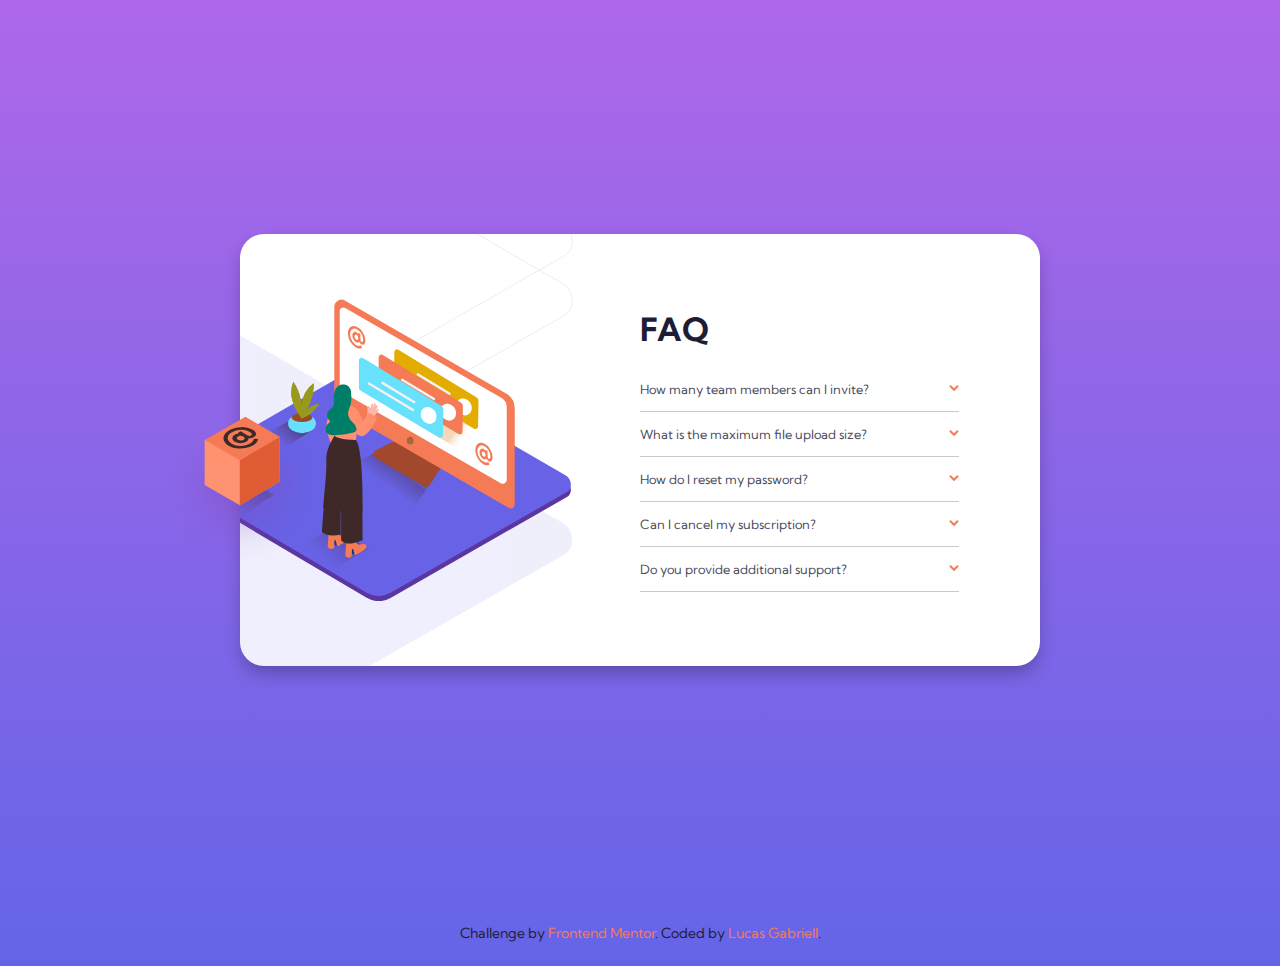
<file: faq-accordion-card/index.html>
<!DOCTYPE html>
<html lang="en">
<head>
  <meta charset="UTF-8">
  <meta name="viewport" content="width=device-width, initial-scale=1.0"> <!-- displays site properly based on user's device -->
  <link rel="icon" type="image/png" sizes="32x32" href="./images/favicon-32x32.png">
  <!-- FONTS -->
  <link rel="preconnect" href="https://fonts.googleapis.com">
  <link rel="preconnect" href="https://fonts.gstatic.com" crossorigin>
  <link href="https://fonts.googleapis.com/css2?family=Kumbh+Sans:wght@400;700&display=swap" rel="stylesheet">
  <title>Frontend Mentor | FAQ Accordion Card</title>
  <!-- SASS -->
  <link rel="stylesheet" href="css/style.css">
</head>
<body>
  <main class="container"> 
    <img class="image-box" src="./images/illustration-box-desktop.svg" alt="Image box">
    <div class="card">
      <div class="woman-image">
        <img class="shadow-image-mobile" src="./images/bg-pattern-mobile.svg" alt="Image shadow">
        <img class="image-woman-mobile" src="./images/illustration-woman-online-mobile.svg" alt="Image womam">
        <img class="shadow-image-desktop" src="./images/bg-pattern-desktop.svg" alt="Image shadow">
        <img class="image-woman-desktop" src="./images/illustration-woman-online-desktop.svg" alt="Image woman">
      </div>
  
      <div class="questions">
        <h1 class="title">FAQ</h1>
        <div class="question">
          <h2>How many team members can I invite?</h2>
          <img class="arrow-icon" src="./images/icon-arrow-down.svg" alt="Arrow icon">
        </div>
        
        <div class="answer">
          You can invite up to 2 additional users on the Free plan. There is no limit on team members for the Premium plan.
        </div>
        <div class="line"></div>
  
        <div class="question">
          <h2>What is the maximum file upload size?</h2>
          <img class="arrow-icon" src="./images/icon-arrow-down.svg" alt="Arrow icon">
        </div>
        
        <div class="answer">
          No more than 2GB. All files in your account must fit your allotted storage space.
        </div>
        <div class="line"></div>
  
        <div class="question">
          <h2>How do I reset my password?</h2>
          <img class="arrow-icon" src="./images/icon-arrow-down.svg" alt="Arrow icon">
        </div>
        
        <div class="answer">
          Click “Forgot password” from the login page or “Change password” from your profile page.
          A reset link will be emailed to you.
        </div>
        <div class="line"></div>
  
        <div class="question">
          <h2>Can I cancel my subscription?</h2>
          <img class="arrow-icon" src="./images/icon-arrow-down.svg" alt="Arrow icon">
        </div>
        
        <div class="answer">
          Yes! Send us a message and we’ll process your request no questions asked.
        </div>
        <div class="line"></div>
  
        <div class="question">
          <h2>Do you provide additional support?</h2>
          <img class="arrow-icon" src="./images/icon-arrow-down.svg" alt="Arrow icon">
        </div>
        
        <div class="answer">
          Chat and email support is available 24/7. Phone lines are open during normal business hours.
        </div>
        <div class="line"></div>
      </div>
    </div>
  </main>
  
  <footer class="footer">
    <p>
      Challenge by <a href="https://www.frontendmentor.io?ref=challenge" target="_blank">Frontend Mentor</a>. 
      Coded by <a href="https://github.com/LucasGabriell97" target="_blank">Lucas Gabriell</a>.
    </p>
  </footer>

  <script src="app.js"></script>
</body>
</html>
</file>
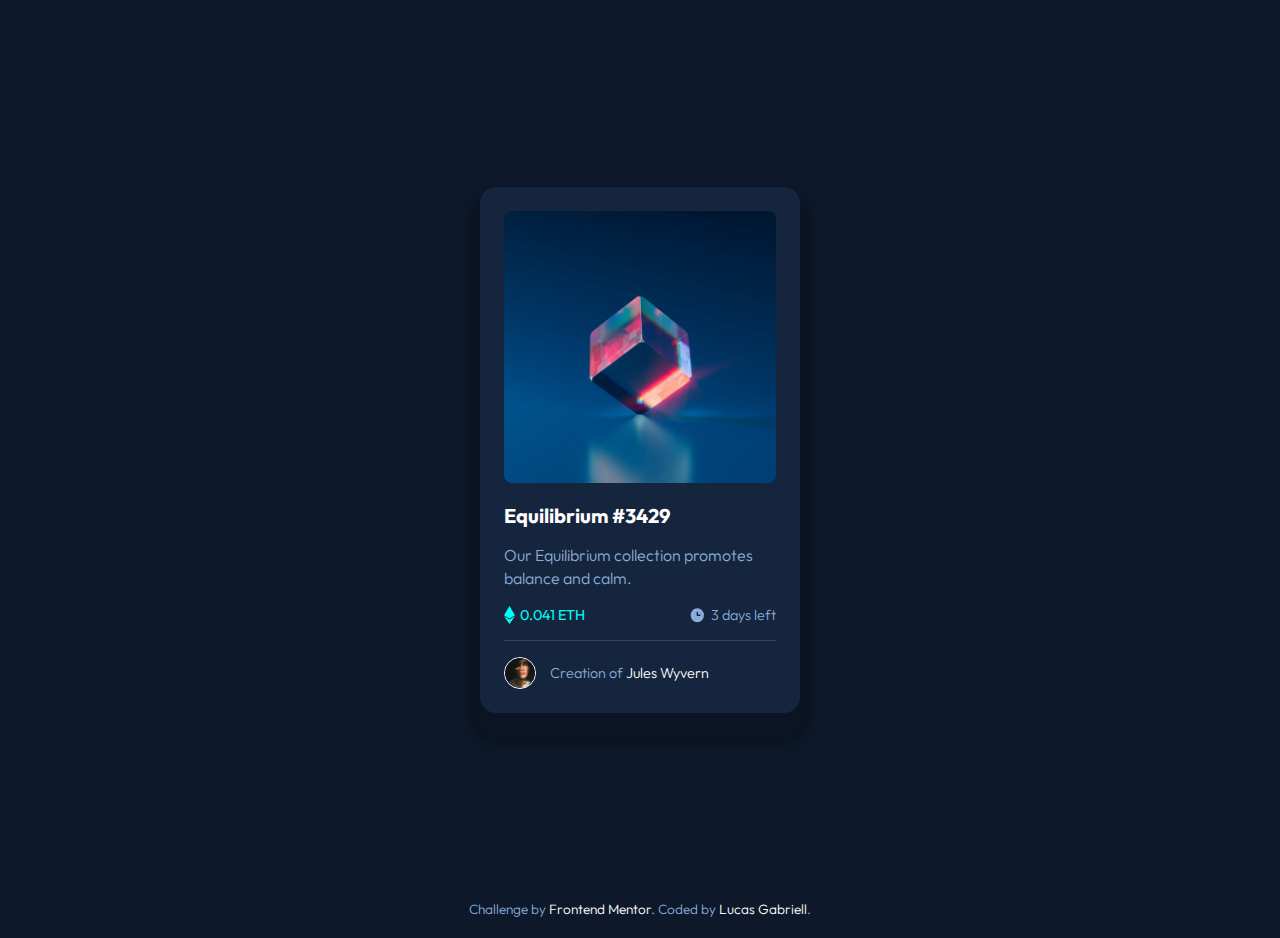
<file: NFT-preview-card-component/index.html>
<!DOCTYPE html>
<html lang="en">
<head>
  <meta charset="UTF-8">
  <meta name="viewport" content="width=device-width, initial-scale=1.0"> <!-- displays site properly based on user's device -->
  <link rel="icon" type="image/png" sizes="32x32" href="./images/favicon-32x32.png">
  <!-- FONTS -->
  <link rel="preconnect" href="https://fonts.googleapis.com">
  <link rel="preconnect" href="https://fonts.gstatic.com" crossorigin>
  <link href="https://fonts.googleapis.com/css2?family=Outfit:wght@300;400;600&display=swap" rel="stylesheet">
  <title>Frontend Mentor | NFT preview card component</title>
  <link rel="stylesheet" href="style.css">
</head>
<body>

  <main class="container">

    <div class="card">

      <div class="card-image">
        <img src="images/image-equilibrium.jpg" alt="Equilibrium image">
        <div class="view-image">
          <img src="images/icon-view.svg" alt="View image">
        </div>
      </div>

      <h2>Equilibrium #3429</h2>

      <p>Our Equilibrium collection promotes balance and calm.</p>

      <div class="icons">
        <ul>
          <li class="text-eth"><img src="images/icon-ethereum.svg" alt="Ethereum icon">0.041 ETH</li>
          <li class="text-clock"><img src="images/icon-clock.svg" alt="Clock icon">3 days left</li>
        </ul>
      </div>

      <div class="line"></div>

      <div class="avatar">
        <img src="images/image-avatar.png" alt="Avatar image">
        <p>Creation of<span> Jules Wyvern</span></p>
      </div>

    </div>

  </main>
  
  <footer class="footer">
    <p>
      Challenge by <a href="https://www.frontendmentor.io?ref=challenge" target="_blank">Frontend Mentor</a>.
      Coded by <a href="https://github.com/LucasGabriell97" target="_blank">Lucas Gabriell</a>. 
    </p>
  </footer>

</body>
</html>
</file>
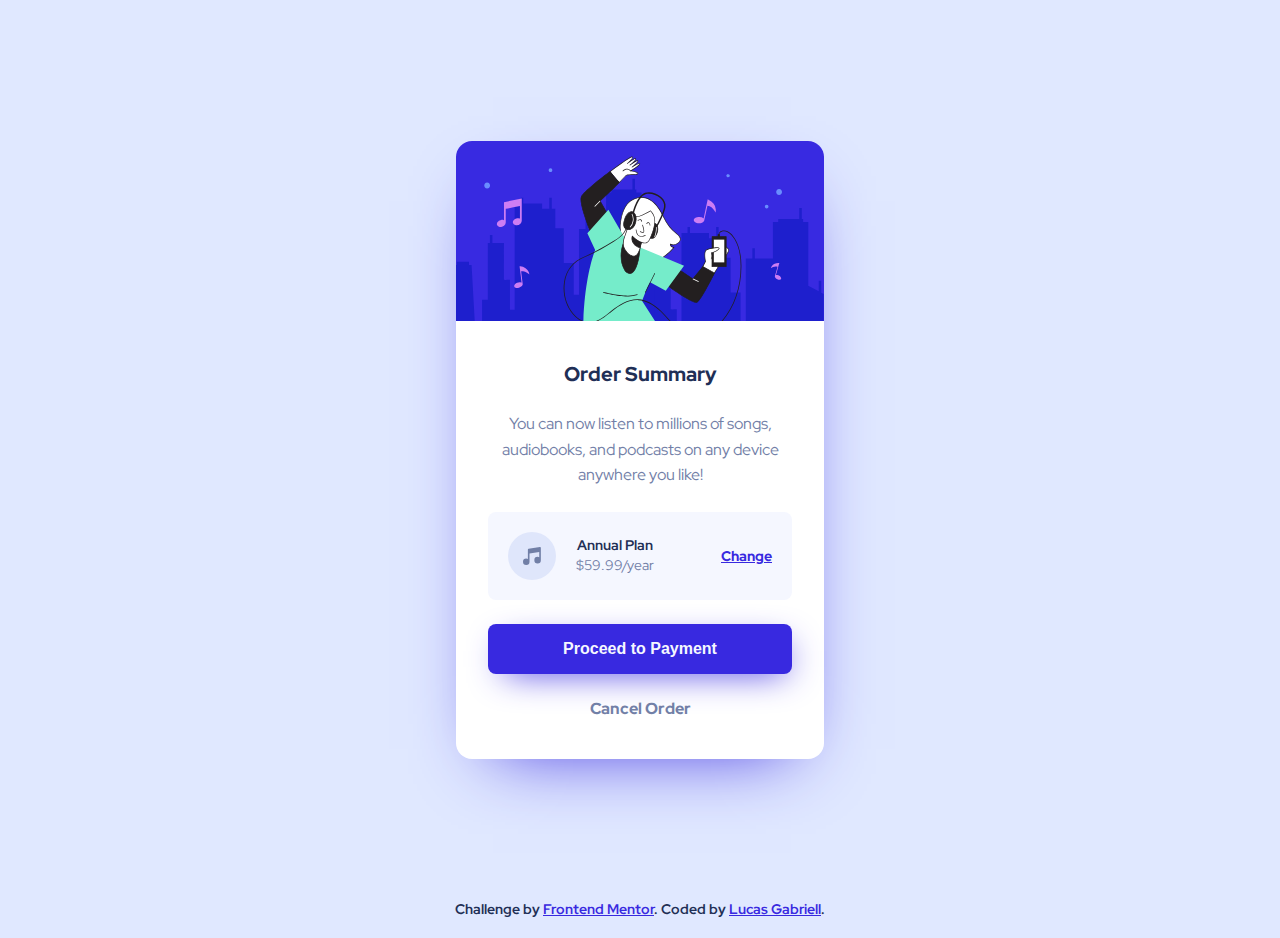
<file: order-summary-component/index.html>
<!DOCTYPE html>
<html lang="en">
<head>
  <meta charset="UTF-8">
  <meta name="viewport" content="width=device-width, initial-scale=1.0"> <!-- displays site properly based on user's device -->

  <link rel="icon" type="image/png" sizes="32x32" href="./images/favicon-32x32.png">
  
  <!-- FONTS -->
  <link rel="preconnect" href="https://fonts.googleapis.com">
  <link rel="preconnect" href="https://fonts.gstatic.com" crossorigin>
  <link href="https://fonts.googleapis.com/css2?family=Red+Hat+Display:wght@500;700;900&display=swap" rel="stylesheet">
  <title>Frontend Mentor | Order summary component</title>
  
  <!-- SASS -->
  <link rel="stylesheet" href="css/style.css">
</head>
<body>

  <main class="container">

    <div class="card">
      <img class="hero-image" src="./images/illustration-hero.svg" alt="Hero Image">
      <div class="card-content">
        <h2>Order Summary</h2>
        <p>You can now listen to millions of songs, audiobooks, and podcasts on any device anywhere you like!</p>
        <div class="plan-wrapper">
          <div class="plan-price">
            <img src="./images/icon-music.svg" alt="Icon Music">
            <div class="plan-price-wrapper">
              <h4>Annual Plan</h4>
              <span>$59.99/year</span>
            </div>
          </div>
          <a href="#">Change</a>
        </div>
        <button class="btn-proceed">Proceed to Payment</button><br>
        <a href="#" class="btn-cancel">Cancel Order</a>
      </div>
    </div>

  </main>
  
  <footer class="footer">
    <p>
      Challenge by <a href="https://www.frontendmentor.io?ref=challenge" target="_blank">Frontend Mentor</a>. 
      Coded by <a href="https://github.com/LucasGabriell97" target="_blank">Lucas Gabriell</a>.
    </p>
  </footer>
</body>
</html>
</file>
<file: faq-accordion-card/css/style.css>
/*=== RESET ==========*/
* {
  margin: 0;
  padding: 0;
  box-sizing: border-box;
  font-weight: 400;
}

a {
  text-decoration: none;
}

body {
  background: linear-gradient(hsl(273, 75%, 66%), hsl(240, 73%, 65%)) no-repeat;
  font-family: "Kumbh Sans", sans-serif;
  width: 100%;
}

/*=== COLORS ==========*/
/*=== CONTAINER ==========*/
.container {
  display: flex;
  align-items: center;
  justify-content: center;
  height: 100vh;
  width: 100%;
}

/*=== IMAGE BOX ==========*/
.image-box {
  display: none;
}

/*=== CARD ==========*/
.card {
  background-color: #fff;
  width: 100%;
  border-radius: 1.5rem;
  box-shadow: 0px 9px 19px -4px rgba(0, 0, 0, 0.32);
  position: relative;
  margin: 0 1.5rem;
}

/*=== CARD CONTENT ==========*/
.woman-image {
  display: flex;
  justify-content: center;
}
.woman-image .image-woman-mobile {
  width: 15rem;
  position: absolute;
  top: -6.8rem;
}
.woman-image .shadow-image-desktop {
  display: none;
}
.woman-image .image-woman-desktop {
  display: none;
}

.questions {
  padding: 2rem 1.5rem 3rem 1.5rem;
}
.questions .title {
  text-align: center;
  color: hsl(238, 29%, 16%);
  font-weight: 700;
  margin-bottom: 1.75rem;
}
.questions .question {
  display: flex;
  align-items: center;
  justify-content: space-between;
  margin: 0.875rem 0;
}
.questions .question h2 {
  font-size: 0.875rem;
  font-weight: 400;
  color: hsl(237, 12%, 33%);
  cursor: pointer;
  transition: color 0.2s;
}
.questions .question h2:hover {
  color: hsl(14, 88%, 65%);
}
.questions .question .question-bold {
  color: hsl(238, 29%, 16%);
  font-weight: 700;
}
.questions .question .arrow-icon {
  cursor: pointer;
}
.questions .question .icon-rotate {
  transform: rotate(180deg);
  transition: all 0.2s ease-in;
}
.questions .answer {
  display: none;
}
.questions .active {
  display: block;
  margin: 1rem 0;
  font-size: 0.75rem;
  line-height: 1.2rem;
  color: hsl(240, 6%, 50%);
}
.questions .line {
  border-bottom: solid 0.1rem hsl(240, 6%, 50%);
  opacity: 0.4;
}

/*=== FOOTER =========*/
.footer {
  margin: 1.5rem 1.5rem;
}
.footer p {
  font-size: 0.75rem;
  text-align: center;
  color: hsl(238, 29%, 16%);
}
.footer a {
  transition: 0.2s;
  color: hsl(14, 88%, 65%);
}
.footer a:hover {
  filter: brightness(0.8);
}

/* MEDIUM DEVICES - TABLETS */
@media (min-width: 768px) {
  /* CARD */
  .card {
    width: 44rem;
    margin: 0 2rem;
  }
  .questions {
    padding: 2rem 2rem 3rem 2rem;
  }
  .footer p {
    font-size: 0.875rem;
  }
}
/* LARGE DEVICES - DESKTOPS */
@media (min-width: 1216px) {
  .image-box {
    display: block;
    width: 10rem;
    position: relative;
    top: 2.6rem;
    left: -24.9rem;
    z-index: 1;
  }
  /* CARD */
  .card {
    display: flex;
    align-items: center;
    width: 50rem;
    height: 27rem;
    position: absolute;
    overflow: hidden;
  }
  /* CARD CONTENT */
  .woman-image {
    width: 22rem;
  }
  .woman-image .shadow-image-mobile {
    display: none;
  }
  .woman-image .image-woman-mobile {
    display: none;
  }
  .woman-image .shadow-image-desktop {
    display: block;
    width: 48rem;
    position: absolute;
    left: -27.2rem;
    top: -14.4rem;
  }
  .woman-image .image-woman-desktop {
    display: block;
    width: 24.8rem;
    position: relative;
    left: -2.7rem;
    top: 0;
  }
  .questions {
    padding: 0 4rem 0 3rem;
  }
  .questions .title {
    text-align: start;
    margin-bottom: 2rem;
  }
  .questions .question h2 {
    font-size: 0.8rem;
    align-self: flex-end;
    margin-right: 5rem;
  }
  .questions .answer p {
    margin: 0.8rem 0;
    font-size: 0.75rem;
  }
}/*# sourceMappingURL=style.css.map */
</file>
<file: NFT-preview-card-component/style.css>
/*=== RESET ==========*/
* {
    margin: 0;
    padding: 0;
    box-sizing: border-box;
}

ul {
    list-style: none;
}

a {
    text-decoration: none;
}

body {
    background-color: var(--bg-color);
    font-family: 'Outfit', sans-serif;
}

/*=== VARIABLES ==========*/
:root {
    /* colors */
    --bg-color: hsl(217, 54%, 11%);
    --card-color: hsl(216, 50%, 16%);
    --text-color: hsl(215, 51%, 70%);
    --title-avatar-color: #ffffff;
    --hover-color: hsl(178, 100%, 50%);
    --line-color: hsl(215, 32%, 27%);
}

/*=== CONTAINER ==========*/
.container {
    display: flex;
    align-items: center;
    justify-content: center;
    height: 100vh;

    margin: 0 1.5rem;
}

/*=== CARD ==========*/
.card {
    background: var(--card-color);
    width: 20rem;
    border-radius: 1rem;
    box-shadow: 0px 20px 7px 13px #080f1a75;

    padding: 1.5rem;
}

.card-image {
    position: relative;

    margin-bottom: 1rem;
}

.card-image img {
    width: 100%;
    object-fit: cover;
    height: 17rem;
    border-radius: 0.5rem;
}

.view-image {
    position: absolute;
    top: 0;
    background-color: hsl(178, 100%, 50%, 45%);
    width: 100%;
    height: 17rem;
    border-radius: 0.5rem;
    opacity: 0;
}

.view-image:hover {
    opacity: 1;
    transition: 0.3s;
    cursor: pointer;
}

.view-image img {
    position: absolute;
    width: 3rem;
    height: auto;
    left: 50%;
    top: 50%;
    transform: translate(-50%, -50%);
}

.card h2 {
    color: var(--title-avatar-color);
    margin-bottom: 1rem;
    cursor: pointer;
    font-size: 1.25rem;
    font-weight: 700;
    transition: color .3s;
}

.card h2:hover {
    color: var(--hover-color);
}

.card p {
    color: var(--text-color);
    font-weight: 300;
    line-height: 1.44rem;

    margin-bottom: 1rem;
}

.icons {
    margin-bottom: 1rem;
}

.icons ul {
    display: flex;
    justify-content: space-between;
}

.icons ul li {
    display: flex;
    gap: 0.3rem;
}

.text-eth {
    font-size: 0.9rem;
    font-weight: 400;
    color: var(--hover-color);
}

.text-clock {
    font-size: 0.9rem;
    font-weight: 300;
    color: var(--text-color);
}

.line {
    border-bottom: 1px solid var(--line-color);
    margin-bottom: 1rem;
}

.avatar {
    display: flex;
    align-items: center;
    gap: 0.9rem;
}

.avatar img {
    width: 2rem;
    border: 1px solid var(--title-avatar-color);
    border-radius: 50%;
}

.avatar p {
    font-size: 0.9rem;
    font-weight: 300;

    margin-bottom: 0;
}

.avatar p span {
    color: var(--title-avatar-color);
    transition: color .3s;
}

.avatar p span:hover {
    color: var(--hover-color);
    cursor: pointer;
}

/*====== Footer ======*/
.footer {
    padding-bottom: 1.25rem;
}

.footer p {
    font-size: 0.85rem;
    font-weight: 300;
    text-align: center;
    color: var(--text-color);
}

.footer a {
    color: var(--title-avatar-color);
    transition: color 0.3s;
}

.footer a:hover {
    color: var(--hover-color);
}
</file>
<file: order-summary-component/css/style.css>
/*=== RESET ==========*/
* {
  margin: 0;
  padding: 0;
  box-sizing: border-box;
}

body {
  font-family: "Red Hat Display", sans-serif;
  background-image: url(./images/pattern-background-desktop.svg) no-repeat;
  background-color: hsl(225, 100%, 94%);
}

img {
  width: 100%;
  display: block;
}

/*=== CONTAINER ==========*/
.container {
  display: flex;
  align-items: center;
  justify-content: center;
  height: 100vh;
  margin: 0 1.5rem;
}

/*=== CARD ==========*/
.card {
  width: 20.5rem;
  background-color: #fff;
  border-radius: 1rem;
  box-shadow: 2px 25px 70px -35px hsl(245, 75%, 52%);
  text-align: center;
  /*=== CONTENT CARD ==========*/
}
.card .hero-image {
  border-radius: 1rem 1rem 0 0;
}
.card .card-content {
  padding: 2rem 1.5rem;
}
.card .card-content h2 {
  font-size: 1.25rem;
  font-weight: 800;
  color: hsl(223, 47%, 23%);
  margin-bottom: 1.25rem;
}
.card .card-content p {
  font-size: 1rem;
  color: hsl(224, 23%, 55%);
  line-height: 1.6rem;
  margin-bottom: 1.25rem;
}
.card .card-content .plan-wrapper {
  display: flex;
  align-items: center;
  justify-content: space-between;
  background-color: hsl(225, 100%, 98%);
  border-radius: 0.5rem;
  padding: 1.25rem;
  margin-bottom: 1.25rem;
}
.card .card-content .plan-wrapper .plan-price {
  display: flex;
  align-items: center;
  gap: 1rem;
}
.card .card-content .plan-wrapper .plan-price .plan-price-wrapper h4 {
  font-size: 0.875rem;
  color: hsl(223, 47%, 23%);
}
.card .card-content .plan-wrapper .plan-price .plan-price-wrapper span {
  font-size: 0.875rem;
  color: hsl(224, 23%, 55%);
}
.card .card-content .plan-wrapper a {
  font-size: 0.875rem;
  font-weight: 800;
  color: hsl(245, 75%, 52%);
  transition: all 0.2s;
}
.card .card-content .plan-wrapper a:hover {
  color: hsl(245, 75%, 63%);
  text-decoration: none;
}
.card .card-content .btn-proceed {
  width: 100%;
  border: none;
  background-color: hsl(245, 75%, 52%);
  border-radius: 0.5rem;
  box-shadow: 5px 10px 35px -12px hsl(245, 75%, 52%);
  cursor: pointer;
  font-size: 1rem;
  font-weight: 700;
  color: hsl(225, 100%, 98%);
  padding: 1rem;
  margin-bottom: 1.25rem;
  transition: background-color 0.2s;
}
.card .card-content .btn-proceed:hover {
  background-color: hsl(245, 75%, 63%);
}
.card .card-content .btn-cancel {
  font-size: 0.875rem;
  font-weight: 800;
  color: hsl(224, 23%, 55%);
  text-decoration: none;
  transition: color 0.2s;
}
.card .card-content .btn-cancel:hover {
  color: hsl(223, 47%, 23%);
}

/*=== FOOTER ==========*/
.footer {
  margin: 0 1.5rem 1.25rem 1.5rem;
}

.footer p {
  font-size: 0.875rem;
  font-weight: 700;
  color: hsl(223, 47%, 23%);
  text-align: center;
}
.footer p a {
  color: hsl(245, 75%, 52%);
  transition: color 0.2s;
}
.footer p a:hover {
  color: hsl(245, 75%, 63%);
  text-decoration: none;
}

/*====== DESKTOP DESIGN ======*/
@media only screen and (min-width: 768px) {
  .card {
    width: 23rem;
    /*=== CONTENT CARD ==========*/
  }
  .card .card-content {
    padding: 2.5rem 2rem;
  }
  .card .card-content h2 {
    margin-bottom: 1.5rem;
  }
  .card .card-content p {
    font-size: 1rem;
    margin-bottom: 1.5rem;
  }
  .card .card-content .plan-wrapper {
    margin-bottom: 1.5rem;
  }
  .card .card-content .plan-wrapper .plan-price {
    gap: 1.25rem;
  }
  .card .card-content .btn-proceed {
    font-size: 1rem;
    margin-bottom: 1.5rem;
  }
  .card .card-content .btn-cancel {
    font-size: 1rem;
  }
}/*# sourceMappingURL=style.css.map */
</file>
